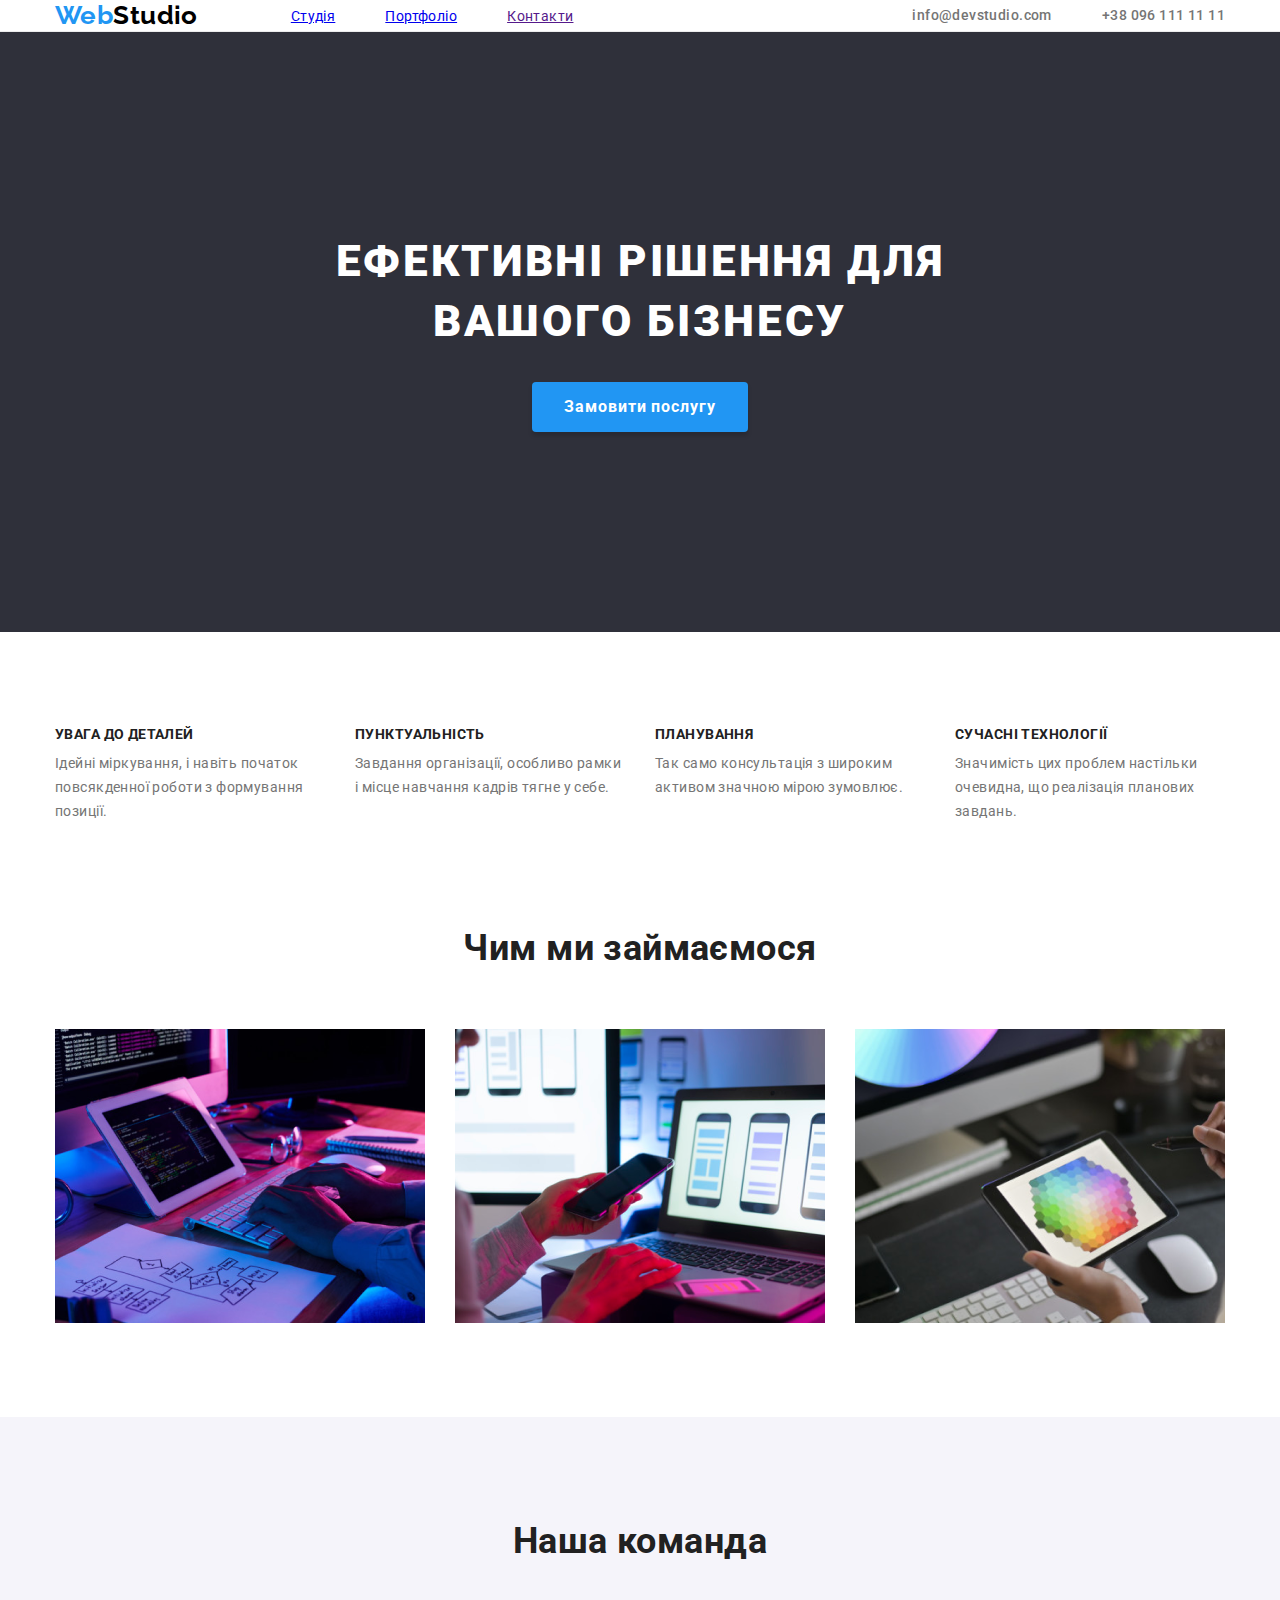
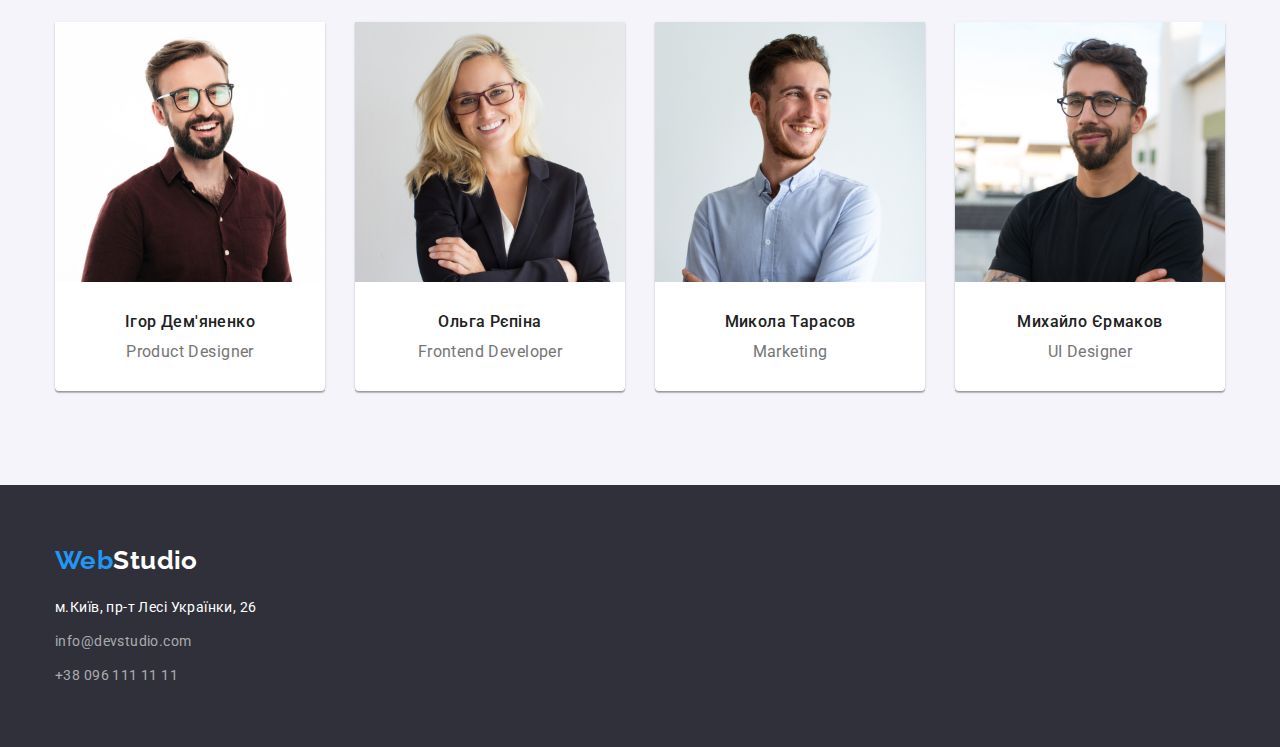
<file: index.html>
<!DOCTYPE html>
<html lang="en">
  <head>
    <meta charset="UTF-8" />
    <meta http-equiv="X-UA-Compatible" content="IE=edge" />
    <meta name="viewport" content="width=device-width, initial-scale=1.0" />
    <title>Document</title>
    <link rel="preconnect" href="https://fonts.googleapis.com" />
    <link rel="preconnect" href="https://fonts.gstatic.com" crossorigin />
    <link
      href="https://fonts.googleapis.com/css2?family=Roboto:wght@400;500;700;900&display=swap"
      rel="stylesheet"
    />
    <link rel="preconnect" href="https://fonts.googleapis.com" />
    <link rel="preconnect" href="https://fonts.gstatic.com" crossorigin />
    <link
      href="https://fonts.googleapis.com/css2?family=Raleway:wght@700&display=swap"
      rel="stylesheet"
    />

    <link
      rel="stylesheet"
      href="https://cdnjs.cloudflare.com/ajax/libs/modern-normalize/1.1.0/modern-normalize.min.css"
    />

    <link rel="stylesheet" href="./css/styles.css" />
  </head>
  <body>
    <!--Шапка сфйта-->

    <header class="header">
      <div class="container header-all">
        <nav class="header-all">
          <a href="./index.html" class="logo"><span class="logo-web">Web</span>Studio</a>
          <ul class="site-nav list">
            <li class="item"><a href="./index.html" class="site-link current">Студія</a></li>
            <li class="item"><a href="./portfolio.html" class="site-link current">Портфоліо</a></li>
            <li class="item"><a href="" class="site-link current">Контакти</a></li>
          </ul>
        </nav>
        <ul class="contacts-nav list">
          <li class="item"
            ><a href="mailto:info@devstudio.com" class="link">info@devstudio.com</a></li
          >
          <li class="item"><a href="tel:+380961111111" class="link">+38 096 111 11 11</a> </li>
        </ul>
      </div>
    </header>

    <main>
      <!--Замовити послугу Hero -->

      <section class="service hero">
        <div class="container">
          <h1 class="service-title title-hero">Ефективні рішення для вашого бізнесу</h1>
          <button type="button" class="button">Замовити послугу</button>
        </div>
      </section>

      <!--Переваги-->
      <section class="section">
        <div class="container advances">
          <h2 class="visually-hidden">Переваги </h2>
          <ul class="list advances-text">
            <li class="item">
              <h3 class="section-title-item">Увага до деталей</h3>
              <p class="section-title-advances-text"
                >Ідейні міркування, і навіть початок повсякденної роботи з формування позиції.</p
              >
            </li>
            <li class="item">
              <h3 class="section-title-item">Пунктуальність</h3>
              <p class="section-title-advances-text"
                >Завдання організації, особливо рамки і місце навчання кадрів тягне у себе.</p
              >
            </li>
            <li class="item">
              <h3 class="section-title-item">Планування</h3>
              <p class="section-title-advances-text"
                >Так само консультація з широким активом значною мірою зумовлює.</p
              >
            </li>
            <li class="item">
              <h3 class="section-title-item">Сучасні технології</h3>
              <p class="section-title-advances-text"
                >Значимість цих проблем настільки очевидна, що реалізація планових завдань.</p
              >
            </li>
          </ul>
        </div>
      </section>
      <!--Чим займаємося-->
      <section class="section section-affairs">
        <div class="container">
          <h2 class="section-title">Чим ми займаємося</h2>
          <ul class="list affairs">
            <li class="item-affairs">
              <img
                src="./images/works1.jpg"
                alt="Робочий стіл з комп'ютерами, процес програмування"
                width="370"
              />
            </li>
            <li class="item-affairs">
              <img
                src="./images/works2.jpg"
                alt="Ноутбук та телефон, процес вибору дизайну "
                width="370"
              />
            </li>
            <li class="item-affairs">
              <img
                src="./images/works3.jpg"
                alt="Планшет з палітрою кольорів, процес вибору інтерфейсу"
                width="370"
              />
            </li>
          </ul>
        </div>
      </section>

      <!--Команда-->

      <section class="section team">
        <div class="container">
          <h2 class="section-title">Наша команда</h2>
          <ul class="list teams">
            <li class="item-teams">
              <img src="./images/team1.jpg" alt="фото працівника, Ігор Дем'яненко" width="270" />
              <div class="item-text">
                <h3 class="section-title-name">Ігор Дем'яненко</h3>
                <p class="section-title-work-pozition">Product Designer</p>
              </div>
            </li>
            <li class="item-teams">
              <img src="./images/team2.jpg" alt="фото працівника, Ольга Рєпіна" width="270" />
              <div class="item-text">
                <h3 class="section-title-name">Ольга Рєпіна</h3>
                <p class="section-title-work-pozition">Frontend Developer</p>
              </div>
            </li>
            <li class="item-teams">
              <img src="./images/team3.jpg" alt="фото працівника, Микола Тарасов" width="270" />
              <div class="item-text">
                <h3 class="section-title-name">Микола Тарасов</h3>
                <p class="section-title-work-pozition">Marketing</p>
              </div>
            </li>
            <li class="item-teams">
              <img src="./images/team4.jpg" alt="фото працівника, Михайло Єрмаков" width="270" />
              <div class="item-text">
                <h3 class="section-title-name">Михайло Єрмаков</h3>
                <p class="section-title-work-pozition">UI Designer</p>
              </div>
            </li>
          </ul>
        </div>
      </section>
    </main>
    <!--Футер-->
    <footer class="footer">
      <div class="container">
        <a href="./index.html" class="logo">
          <span class="logo-web">Web</span><span class="logo-studio">Studio</span></a
        >
        <address class="address-footer">
          <ul class="list adres">
            <li class="address-item">
              <a
                class="footer-adress linka"
                href="https://goo.gl/maps/xovK9vbRF6YMRpcX9"
                target="_blank"
                rel="noreferrer noopener"
                >м.Київ, пр-т Лесі Українки, 26</a
              >
            </li>
            <li class="address-item">
              <a class="footer-contacts linka" href="mailto:info@devstudio.com"
                >info@devstudio.com</a
              >
            </li>
            <li class="address-item">
              <a class="footer-contacts linka" href="tel:+380961111111">+38 096 111 11 11</a>
            </li>
          </ul>
        </address>
      </div>
    </footer>
  </body>
</html>
</file>
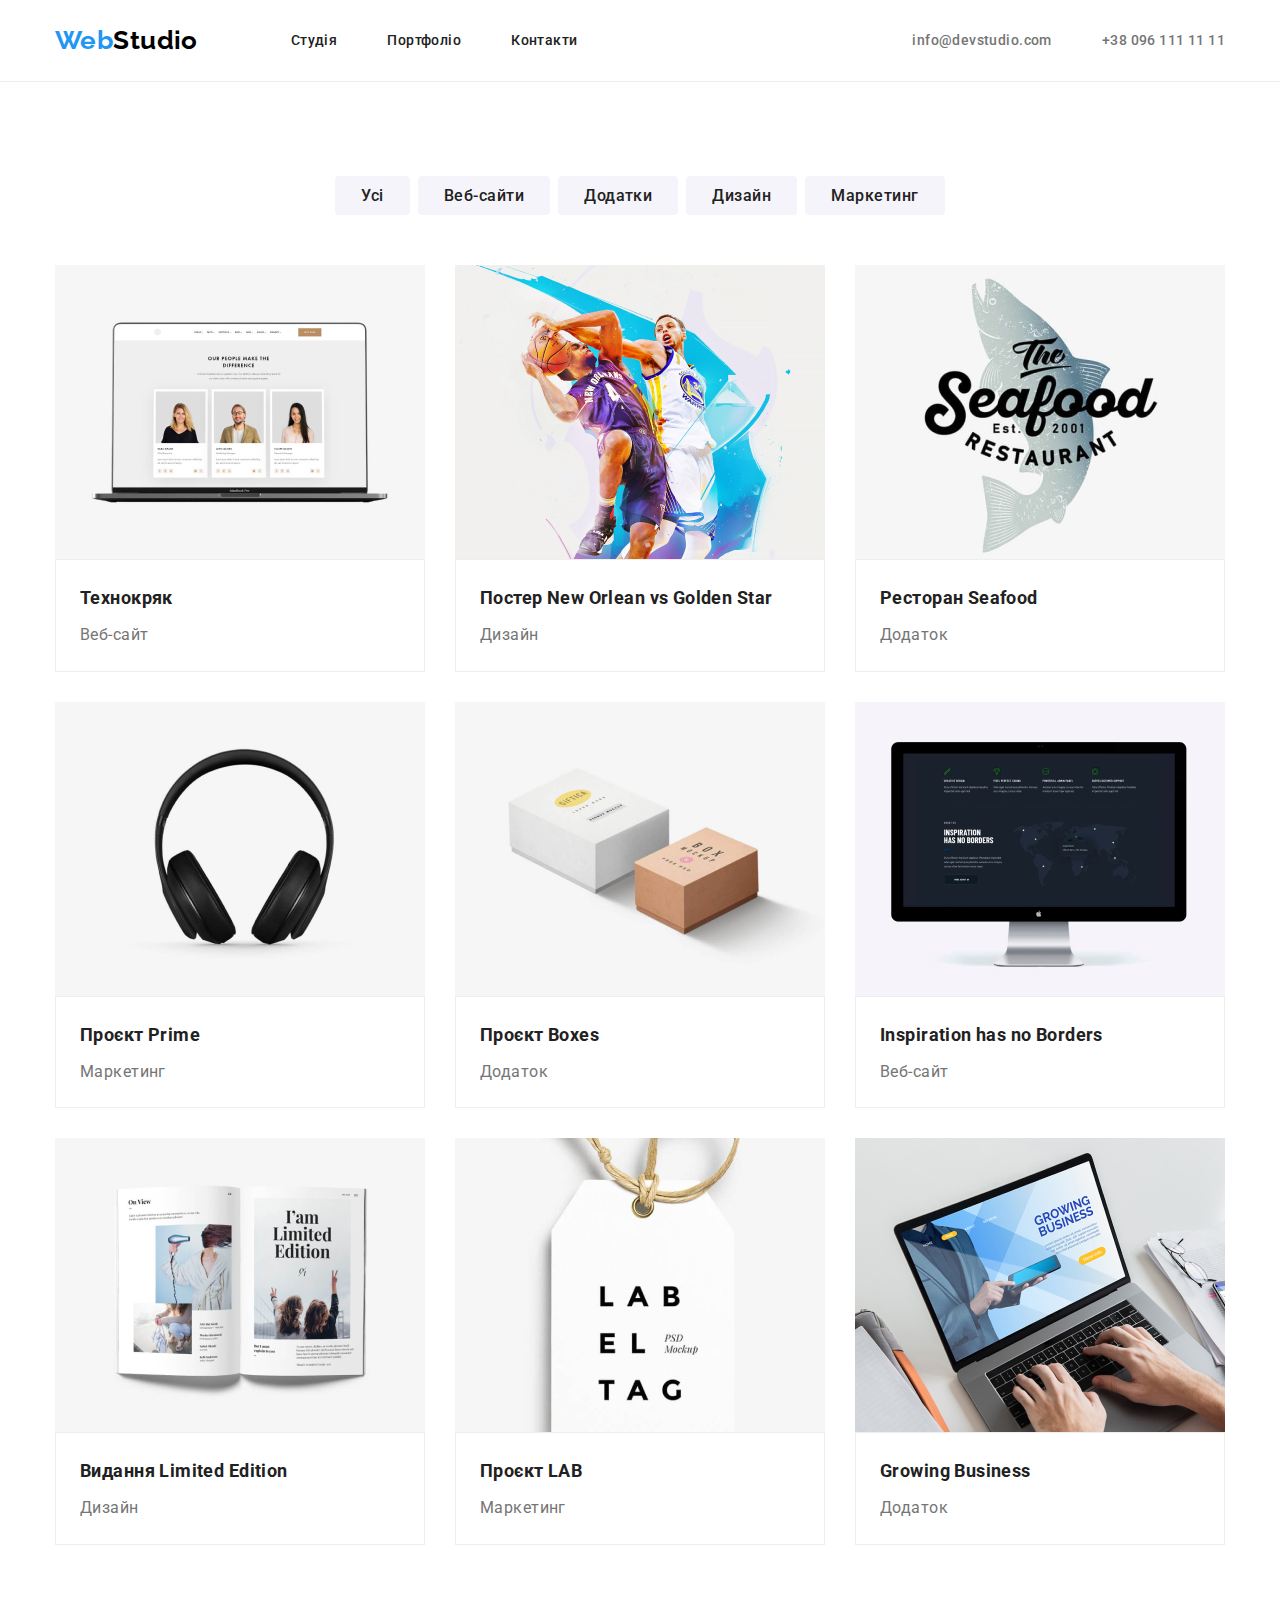
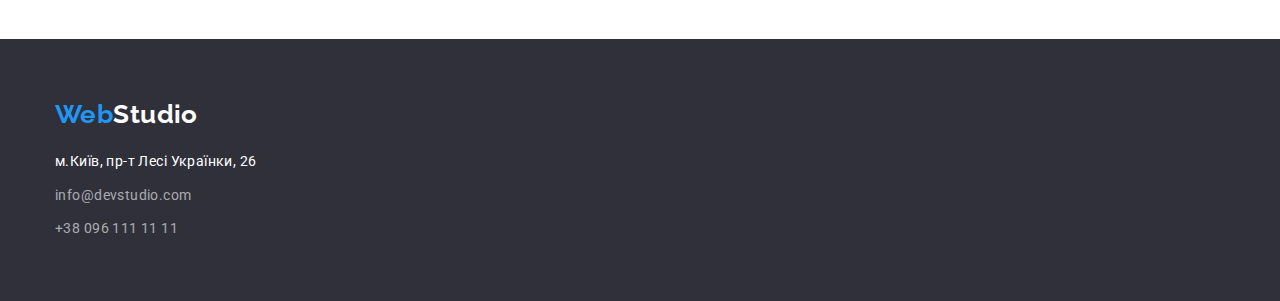
<file: portfolio.html>
<!DOCTYPE html>
<html lang="en">
  <head>
    <meta charset="UTF-8" />
    <meta http-equiv="X-UA-Compatible" content="IE=edge" />
    <meta name="viewport" content="width=device-width, initial-scale=1.0" />
    <title>Document</title>
    <link rel="preconnect" href="https://fonts.googleapis.com" />
    <link rel="preconnect" href="https://fonts.gstatic.com" crossorigin />
    <link
      href="https://fonts.googleapis.com/css2?family=Roboto:wght@400;500;700;900&display=swap"
      rel="stylesheet"
    />
    <link rel="preconnect" href="https://fonts.googleapis.com" />
    <link rel="preconnect" href="https://fonts.gstatic.com" crossorigin />
    <link
      href="https://fonts.googleapis.com/css2?family=Raleway:wght@700&display=swap"
      rel="stylesheet"
    />

    <link
      rel="stylesheet"
      href="https://cdnjs.cloudflare.com/ajax/libs/modern-normalize/1.1.0/modern-normalize.min.css"
    />

    <link rel="stylesheet" href="./css/styles.css" />
  </head>
  <body>
    <!----------Шапка сфйта----------->

    <header class="header">
      <div class="container header-all">
        <nav class="header-all">
          <a href="./index.html" class="logo"><span class="logo-web">Web</span>Studio</a>
          <ul class="site-nav list">
            <li class="item"><a href="./index.html" class="link current">Студія</a></li>
            <li class="item"><a href="./portfolio.html" class="link">Портфоліо</a></li>
            <li class="item"><a href="" class="link">Контакти</a></li>
          </ul>
        </nav>
        <ul class="contacts-nav list">
          <li class="item"
            ><a href="mailto:info@devstudio.com" class="link">info@devstudio.com</a></li
          >
          <li class="item"><a href="tel:+380961111111" class="link">+38 096 111 11 11</a> </li>
        </ul>
      </div>
    </header>
    <main>
      <!-- Наші роботи -->
      <section class="section">
        <div class="container">
          <h1 class="visually-hidden">Портфоліо</h1>
          <ul class="list imgs imput">
            <li class="item-works"><button type="button" class="button-works one">Усі</button></li>
            <li class="item-works"
              ><button type="button" class="button-works two">Веб-сайти</button></li
            >
            <li class="item-works"
              ><button type="button" class="button-works three">Додатки</button></li
            >
            <li class="item-works"
              ><button type="button" class="button-works four">Дизайн</button></li
            >
            <li class="item-works"
              ><button type="button" class="button-works five">Маркетинг</button></li
            >
          </ul>
          <ul class="list products">
            <li class="imgs-flex"
              ><img src="./images/portfolio/img1.jpg" alt="Відкритий ноутбук" width="370" />
              <div class="products-text">
                <h2 class="title-works">Технокряк</h2>
                <p class="title-works-text">Веб-сайт</p>
              </div>
            </li>
            <li class="imgs-flex">
              <img src="./images/portfolio/img11.jpg" alt="два гравці баскетболу" width="370" />
              <div class="products-text">
                <h2 class="title-works">Постер New Orlean vs Golden Star</h2>
                <p class="title-works-text">Дизайн</p>
              </div>
            </li>
            <li class="imgs-flex">
              <img src="./images/portfolio/img12.jpg" alt="Логотип у вигляді риби" width="370" />
              <div class="products-text">
                <h2 class="title-works">Ресторан Seafood</h2>
                <p class="title-works-text">Додаток</p>
              </div>
            </li>
            <li class="imgs-flex"
              ><img src="./images/portfolio/img13.jpg" alt="Навушники" width="370" />
              <div class="products-text">
                <h2 class="title-works">Проєкт Prime</h2>
                <p class="title-works-text">Маркетинг</p>
              </div>
            </li>
            <li class="imgs-flex">
              <img src="./images/portfolio/img14.jpg" alt="Дві коробки" width="370" />
              <div class="products-text">
                <h2 class="title-works">Проєкт Boxes</h2>
                <p class="title-works-text">Додаток</p>
              </div>
            </li>
            <li class="imgs-flex">
              <img src="./images/portfolio/img15.jpg" alt="Моноблок Apple" width="370" />
              <div class="products-text">
                <h2 class="title-works">Inspiration has no Borders</h2>
                <p class="title-works-text">Веб-сайт</p>
              </div>
            </li>
            <li class="imgs-flex">
              <img src="./images/portfolio/img16.jpg" alt="Відкрита книга" width="370" />
              <div class="products-text">
                <h2 class="title-works">Видання Limited Edition</h2>
                <p class="title-works-text">Дизайн</p>
              </div>
            </li>
            <li class="imgs-flex">
              <img src="./images/portfolio/img17.jpg" alt="Бірка з надписом" width="370" />
              <div class="products-text">
                <h2 class="title-works">Проєкт LAB</h2>
                <p class="title-works-text">Маркетинг</p>
              </div>
            </li>
            <li class="imgs-flex">
              <img src="./images/portfolio/img18.jpg" alt="Робота за ноутбуком" width="370" />
              <div class="products-text">
                <h2 class="title-works">Growing Business</h2>
                <p class="title-works-text">Додаток</p>
              </div>
            </li>
          </ul>
        </div>
      </section>
    </main>
    <!--Футер-->
    <footer class="footer">
      <div class="container">
        <a href="./index.html" class="logo">
          <span class="logo-web">Web</span><span class="logo-studio">Studio</span></a
        >
        <address class="address-footer">
          <ul class="list adres">
            <li class="address-item">
              <a
                class="footer-adress linka"
                href="https://goo.gl/maps/xovK9vbRF6YMRpcX9"
                target="_blank"
                rel="noreferrer noopener"
                >м.Київ, пр-т Лесі Українки, 26</a
              >
            </li>
            <li class="address-item">
              <a class="footer-contacts linka" href="mailto:info@devstudio.com"
                >info@devstudio.com</a
              >
            </li>
            <li class="address-item">
              <a class="footer-contacts linka" href="tel:+380961111111">+38 096 111 11 11</a>
            </li>
          </ul>
        </address>
      </div>
    </footer>
  </body>
</html>
</file>
<file: css/styles.css>
:root{
    --primary-text-color:#757575;
    --title-text-color: #212121;
    --accent-color:#2196F3;
    --background-color: #FFFFFF;
    --background-color-second: #F5F4FA;
    --background-color-futer: #2F303A;
    --color-logo: #000000;

}
body{
    background-color: var(--background-color);
    color: var(--primary-text-color);
    font-family: 'Roboto', sans-serif;
    font-size: 14px;
    letter-spacing: 0.03em;
}

/* 
#EEEEEE - колір background в картинок в портфоліо
#FFFFFF60% колір text в футер: тел і милo
#ECECEC - колір background header в середині
*/
h1,
h2,
h3,
h4,
h5,
h6,
p {
margin: 0;
}
img {
    display: block;
    max-width: 100%;
    height: auto;
}

/* Утіліти */
.list{
    padding: 0;
    margin: 0;
list-style: none;
}
.linka{
    text-decoration: none;
}

/* header-all */
.header-all{
    display: flex;
    align-items: center;
}
/* container */
.container{
    width: 1200px;
    margin-left: auto;
    margin-right: auto;
    padding: 0 15px;
    /* outline: 4px solid tomato; */
    /* background-color: blueviolet; */
}

/* Header */

.header{
    background-color: var(--background-color);
    border-bottom: 1px solid #ECECEC ;
}
.logo{
    color:#000000;
    font-family: 'Raleway';
    font-style: normal;
    font-weight: 700;
    font-size: 26px;
    line-height: 1.2;
    text-decoration: none;
}
.logo-web{
    color: #2196F3;
    font-family: 'Raleway';
    font-style: normal;
    font-weight: 700;
    font-size: 26px;
    line-height: 1.2;
}
/* site-nav */

.site-nav{
    display: flex;
    margin-left: 93px;
}


.site-nav .item + .item{
    margin-left: 50px;
}

.site-nav .link{
    display: block;
    padding-top: 32px;
    padding-bottom: 32px;
    color: var(--title-text-color);
    font-weight: 500;
    font-size: 14px;
    line-height: 1.2;
    text-decoration: none;

}


.site-nav .link:hover, 
.site-nav .link:focus{
    color: var(--accent-color);
}

.site-link .current{
color: var(--accent-color);
}

/* contacts-nav */
.contacts-nav{
    display: flex;
    margin-left: auto;
}
.contacts-nav .item + .item{
    margin-left: 50px;
}


.contacts-nav .link{
    color: var(--primary-text-color);
font-weight: 500;
font-size: 14px;
line-height: 1.2;
text-decoration: none;
}
.contacts-nav .link:hover, 
.contacts-nav .link:focus{
    color: var(--accent-color);
}


/* Замовити послугу Hero */
/* .title-hero{
padding-top: 94px;
} */

.service-title{
    width: 696px;
    margin: 0 auto;
    /* margin-top: 0; */
    margin-bottom: 30px;
color: #FFFFFF;
font-weight: 900;
font-size: 44px;
line-height: 1.36;
letter-spacing: 0.06em;
text-transform: uppercase;
}
.hero{
    background-color: #2F303A ;
    text-align: center;
    padding: 200px 0;

}

/* button */
.button{
    min-width: 216px;
    box-shadow: 0px 4px 4px rgba(0, 0, 0, 0.15);
    border: none;
border-radius: 4px;
padding: 10px 32px;
color: var(--background-color);
background-color: var(--accent-color);
font-family: 'Roboto';
font-weight: 700;
font-size: 16px;
line-height: 1.9;
letter-spacing: 0.06em;
cursor: pointer;



}

/* Переваги, advances*/

.section{
    padding: 94px 0;
}

.advances-text .item{

    width: 270px;
    /* gap: 30px; */
}

.advances-text{
    display: flex;
    gap: 30px;
} 
.item{
    /* margin-right: 30px;  */
} 

.item:last-child{
margin-right: 0;
} 

.visually-hidden{
    position: absolute;
    width: 1px;
    height: 1px;
    margin: -1px;
    border: 0;
    padding: 0;
    white-space: nowrap;
    clip-path: inset(100%);
    clip: rect(0 0 0 0);
    overflow: hidden;
}

.section-title-item{
    margin-bottom: 10px;
    color: var(--title-text-color);
    font-style: normal;
    font-weight: 700;
    font-size: 14px;
    line-height: 16px;
    text-transform: uppercase;


}

.section-title-advances-text{
    line-height: 1.71;
    font-size: 14px;
    }

/* Чим займаємося */
.section-affairs{
    padding-top: 0;
}

.affairs{
    display: flex;
    /* margin-bottom: 94px; */
}
.item-affairs{
    margin-right: 30px;
}
.item-affairs:last-child{
    margin-right: 0;
}

.section-title{
    margin: 0;
    margin-bottom: 50px;
color:var(--title-text-color);
font-weight: 700;
font-size: 36px;
line-height: 1.7;
text-align: center;
}

/* Команда */

.team{
    /* padding-bottom: 0; */
    background-color:var(--background-color-second);
}

.teams{
    display: flex;
    
}
.item-teams{
margin-right: 30px;
background: #FFFFFF;
box-shadow: 0px 1px 3px rgba(0, 0, 0, 0.12), 0px 1px 1px rgba(0, 0, 0, 0.14), 0px 2px 1px rgba(0, 0, 0, 0.2);
border-radius: 0px 0px 4px 4px;
}
.item-teams:last-child{
    margin-right: 0;
}


.section-title-name{
    margin: 0;
    margin-bottom: 10px;
    color: var(--title-text-color);
    font-weight: 500;
    font-size: 16px;
    line-height: 1.2;
    text-align: center;
    
    }

.section-title-work-pozition{
    margin: 0;
font-weight: 400;
font-size: 16px;
line-height: 1.2;
text-align: center;
}
.item-text{
padding: 30px 0;
}

/* Footer */

.footer{
    padding: 60px 0;
    background-color: var(--background-color-futer);
    /* text-align: left; */
}
.address-footer{
    margin-top: 20px;
}

.address-item{
    margin-bottom: 10px;
}
.address-item:last-child {
    margin-bottom: 0;
}

.logo-studio{
color: var(--background-color);
}

.adres{
    /* padding-top: 20px;
    padding-bottom: 60px; */
}
.footer-adress{

color: var(--background-color);
font-weight: 400;
font-size: 14px;
line-height: 1.7;
font-style: normal;
}
.footer-contacts{

color: rgba(255, 255, 255, 0.6);
font-family: 'Roboto';
font-style: normal;
font-weight: 400;
font-size: 14px;
line-height: 1.7;
}

.footer-adress:hover,
.footer-adress:focus{
color: var(--accent-color);
}
.footer-contacts:hover,
.footer-contacts:focus{
color: var(--accent-color);
}

/* ================Портфоліо=================*/

.imput{
    display: block;
    justify-content: center;
    margin-bottom: 50px;
}

.item-works{
    margin-right: 8px;
}
.item-works:last-child{
    margin-right: 0;
}

.button-works{
display: inline-block;
padding: 6px 25px;
color: var(--title-text-color);
background-color: #F5F4FA;
font-family: 'Roboto';
font-style: normal;
font-weight: 500;
font-size: 16px;
line-height: 1.6;
text-align: center;
letter-spacing: 0.03em;
cursor: pointer;
border-radius: 4px;
border: 1px solid transparent;
}

.one{
min-width: 73px;
}
.two{
min-width: 125px;
}
.three{
min-width: 112px;
}
.four{
min-width: 103px;
}
.five{
min-width: 130px;
}

.button-works:hover,
.button-works:focus{
    color: var(--background-color);
    background-color: var(--accent-color);
}


.imgs{
    display: flex;
    flex-wrap: wrap;
}

.products{
    display: flex;
    flex-wrap: wrap;
    gap: 30px;
}


.title-works{
    margin-bottom: 4px ;
margin-left: auto;
display: block;
font-weight: 700;
font-size: 18px;
line-height: 2;
color: var(--title-text-color)
}

.title-works-text{
    display: block;
    margin: 0;
font-size: 16px;
line-height: 1.9;
}

.products-text{
padding: 20px 24px;
border: 1px solid #EEEEEE ;
}
</file>
